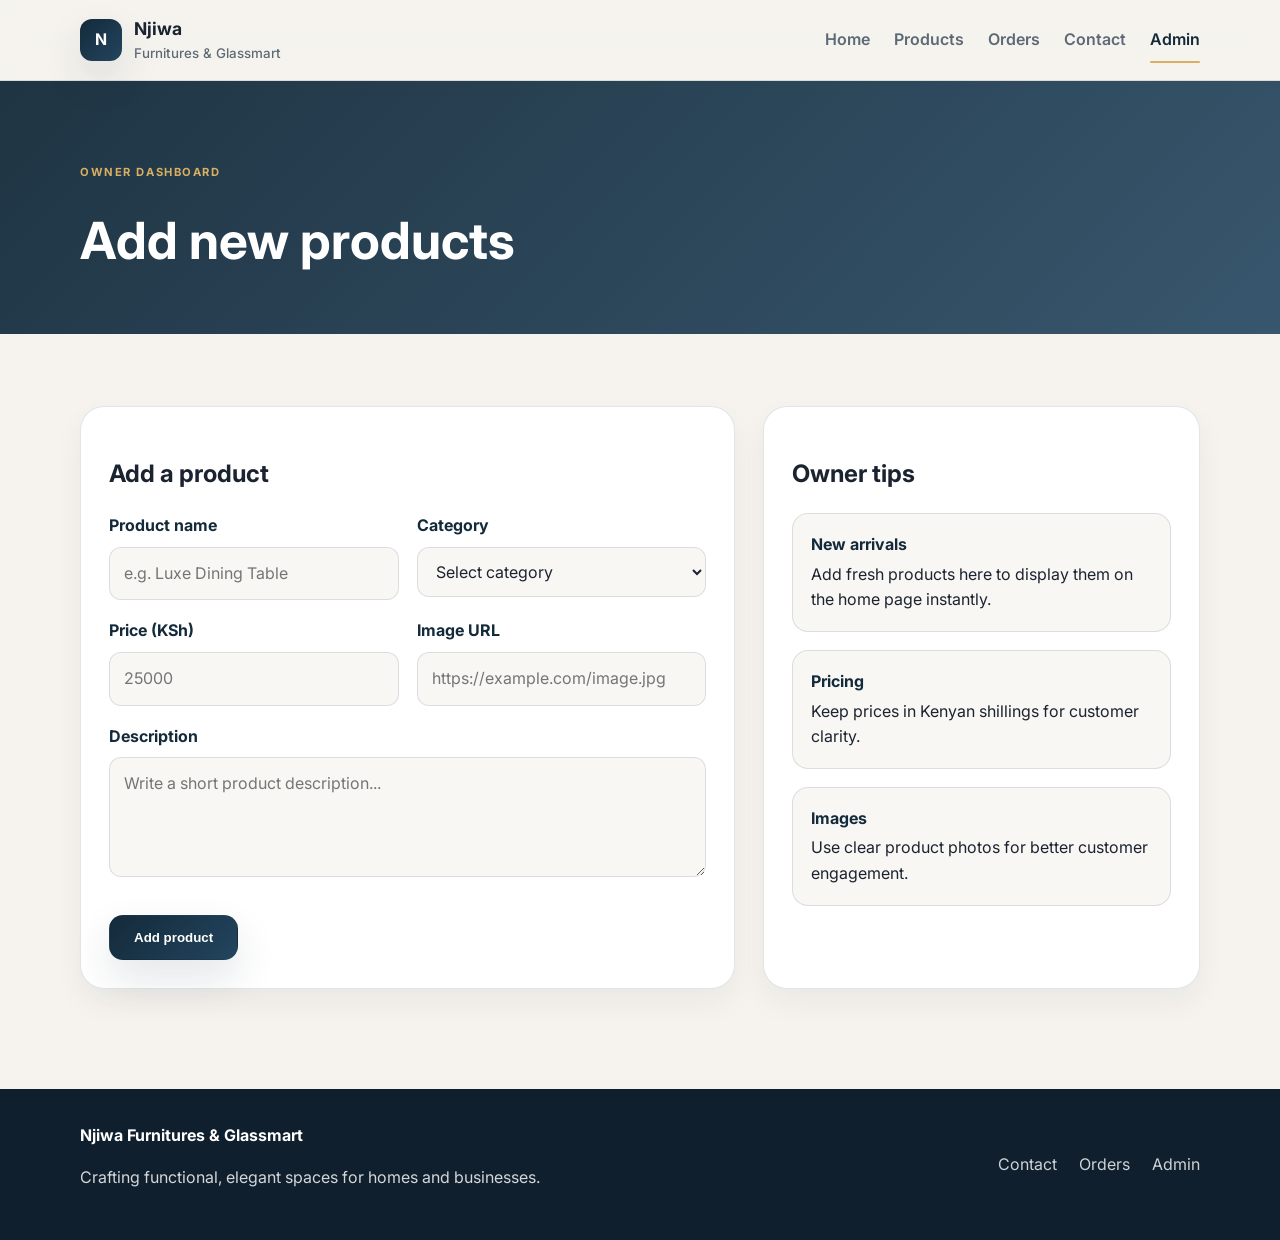
<file: admin.html>
<!DOCTYPE html>
<html lang="en">
  <head>
    <meta charset="UTF-8" />
    <meta name="viewport" content="width=device-width, initial-scale=1.0" />
    <title>Admin | Njiwa Furnitures & Glassmart</title>
    <link rel="preconnect" href="https://fonts.googleapis.com" />
    <link rel="preconnect" href="https://fonts.gstatic.com" crossorigin />
    <link
      href="https://fonts.googleapis.com/css2?family=Inter:wght@400;500;600;700;800&display=swap"
      rel="stylesheet"
    />
    <link rel="stylesheet" href="styles.css" />
    <script defer src="script.js"></script>
  </head>
  <body>
    <header class="site-header">
      <div class="container nav-wrap">
        <a href="index.html" class="brand">
          <span class="brand-mark">N</span>
          <div>
            <strong>Njiwa</strong>
            <small>Furnitures & Glassmart</small>
          </div>
        </a>

        <nav class="main-nav" aria-label="Main navigation">
          <a href="index.html">Home</a>
          <a href="index.html#products">Products</a>
          <a href="orders.html">Orders</a>
          <a href="contact.html">Contact</a>
          <a href="admin.html" class="active">Admin</a>
        </nav>
      </div>
    </header>

    <main>
      <section class="page-banner">
        <div class="container">
          <p class="eyebrow">Owner dashboard</p>
          <h1>Add new products</h1>
        </div>
      </section>

      <section class="page-content">
        <div class="container form-layout">
          <div class="card-panel">
            <h2>Add a product</h2>
            <form id="product-form" class="form-grid">
              <div class="form-field">
                <label for="product-name">Product name</label>
                <input id="product-name" name="name" type="text" placeholder="e.g. Luxe Dining Table" required />
              </div>

              <div class="form-field">
                <label for="product-category">Category</label>
                <select id="product-category" name="category" required>
                  <option value="">Select category</option>
                  <option value="Furniture">Furniture</option>
                  <option value="Glassmart">Glassmart</option>
                </select>
              </div>

              <div class="form-field">
                <label for="product-price">Price (KSh)</label>
                <input id="product-price" name="price" type="number" min="1" placeholder="25000" required />
              </div>

              <div class="form-field">
                <label for="product-image">Image URL</label>
                <input id="product-image" name="image" type="url" placeholder="https://example.com/image.jpg" />
              </div>

              <div class="form-field full">
                <label for="product-description">Description</label>
                <textarea id="product-description" name="description" placeholder="Write a short product description..." required></textarea>
              </div>

              <div class="form-actions full">
                <button class="btn btn-primary" type="submit">Add product</button>
              </div>
            </form>

            <div id="product-status" class="status-box" aria-live="polite"></div>
          </div>

          <aside class="card-panel">
            <h2>Owner tips</h2>
            <ul class="info-list">
              <li>
                <strong>New arrivals</strong>
                Add fresh products here to display them on the home page instantly.
              </li>
              <li>
                <strong>Pricing</strong>
                Keep prices in Kenyan shillings for customer clarity.
              </li>
              <li>
                <strong>Images</strong>
                Use clear product photos for better customer engagement.
              </li>
            </ul>
          </aside>
        </div>
      </section>
    </main>

    <footer class="site-footer">
      <div class="container footer-inner">
        <div>
          <strong>Njiwa Furnitures & Glassmart</strong>
          <p>Crafting functional, elegant spaces for homes and businesses.</p>
        </div>
        <div>
          <a href="contact.html">Contact</a>
          <a href="orders.html">Orders</a>
          <a href="admin.html">Admin</a>
        </div>
      </div>
    </footer>
  </body>
</html>
</file>
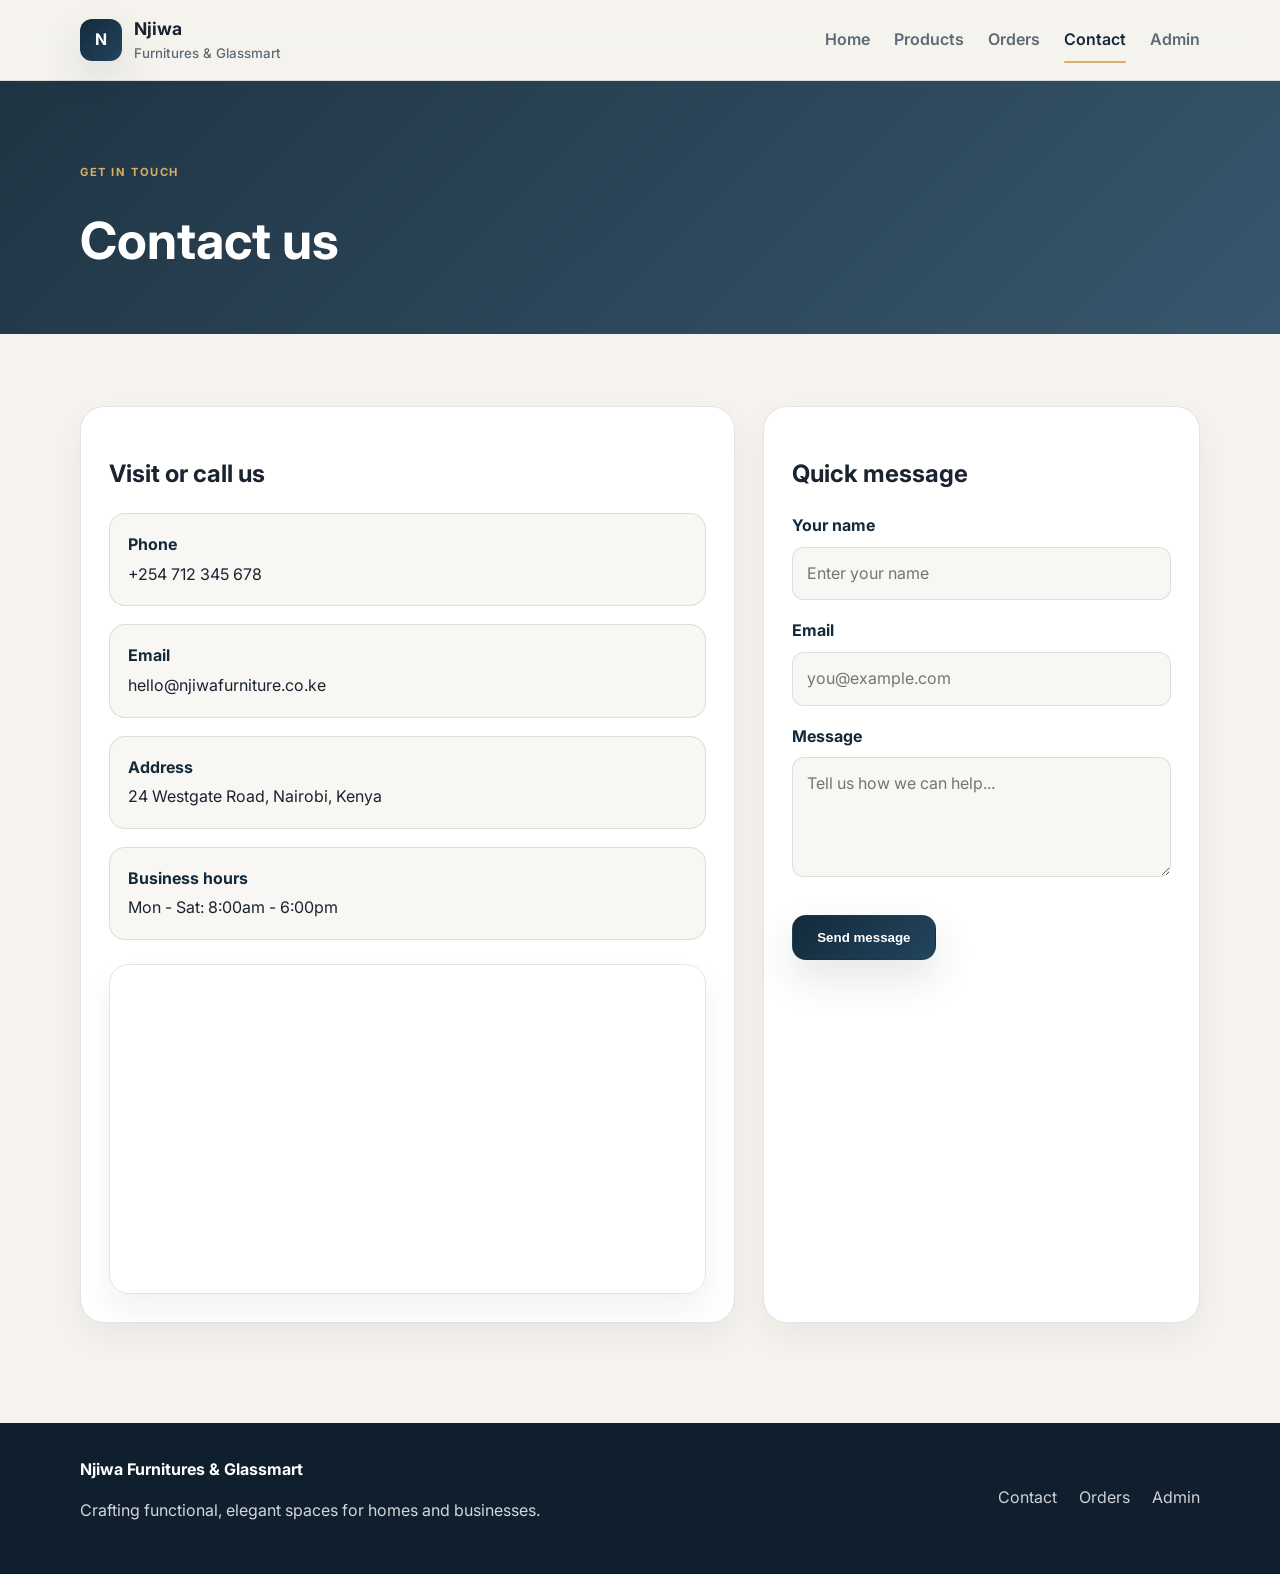
<file: contact.html>
<!DOCTYPE html>
<html lang="en">
  <head>
    <meta charset="UTF-8" />
    <meta name="viewport" content="width=device-width, initial-scale=1.0" />
    <title>Contact | Njiwa Furnitures & Glassmart</title>
    <link rel="preconnect" href="https://fonts.googleapis.com" />
    <link rel="preconnect" href="https://fonts.gstatic.com" crossorigin />
    <link
      href="https://fonts.googleapis.com/css2?family=Inter:wght@400;500;600;700;800&display=swap"
      rel="stylesheet"
    />
    <link rel="stylesheet" href="styles.css" />
    <script defer src="script.js"></script>
  </head>
  <body>
    <header class="site-header">
      <div class="container nav-wrap">
        <a href="index.html" class="brand">
          <span class="brand-mark">N</span>
          <div>
            <strong>Njiwa</strong>
            <small>Furnitures & Glassmart</small>
          </div>
        </a>

        <nav class="main-nav" aria-label="Main navigation">
          <a href="index.html">Home</a>
          <a href="index.html#products">Products</a>
          <a href="orders.html">Orders</a>
          <a href="contact.html" class="active">Contact</a>
          <a href="admin.html">Admin</a>
        </nav>
      </div>
    </header>

    <main>
      <section class="page-banner">
        <div class="container">
          <p class="eyebrow">Get in touch</p>
          <h1>Contact us</h1>
        </div>
      </section>

      <section class="page-content">
        <div class="container form-layout">
          <div class="card-panel">
            <h2>Visit or call us</h2>
            <ul class="info-list">
              <li>
                <strong>Phone</strong>
                +254 712 345 678
              </li>
              <li>
                <strong>Email</strong>
                hello@njiwafurniture.co.ke
              </li>
              <li>
                <strong>Address</strong>
                24 Westgate Road, Nairobi, Kenya
              </li>
              <li>
                <strong>Business hours</strong>
                Mon - Sat: 8:00am - 6:00pm
              </li>
            </ul>

            <div class="map-wrap">
              <iframe
                src="https://www.google.com/maps?q=Nairobi%20Kenya&z=12&output=embed"
                allowfullscreen
                loading="lazy"
                referrerpolicy="no-referrer-when-downgrade"
              ></iframe>
            </div>
          </div>

          <div class="card-panel">
            <h2>Quick message</h2>
            <form class="form-grid">
              <div class="form-field full">
                <label for="message-name">Your name</label>
                <input id="message-name" type="text" placeholder="Enter your name" />
              </div>

              <div class="form-field full">
                <label for="message-email">Email</label>
                <input id="message-email" type="email" placeholder="you@example.com" />
              </div>

              <div class="form-field full">
                <label for="message-body">Message</label>
                <textarea id="message-body" placeholder="Tell us how we can help..."></textarea>
              </div>

              <div class="form-actions full">
                <button type="button" class="btn btn-primary">Send message</button>
              </div>
            </form>
          </div>
        </div>
      </section>
    </main>

    <footer class="site-footer">
      <div class="container footer-inner">
        <div>
          <strong>Njiwa Furnitures & Glassmart</strong>
          <p>Crafting functional, elegant spaces for homes and businesses.</p>
        </div>
        <div>
          <a href="contact.html">Contact</a>
          <a href="orders.html">Orders</a>
          <a href="admin.html">Admin</a>
        </div>
      </div>
    </footer>
  </body>
</html>
</file>
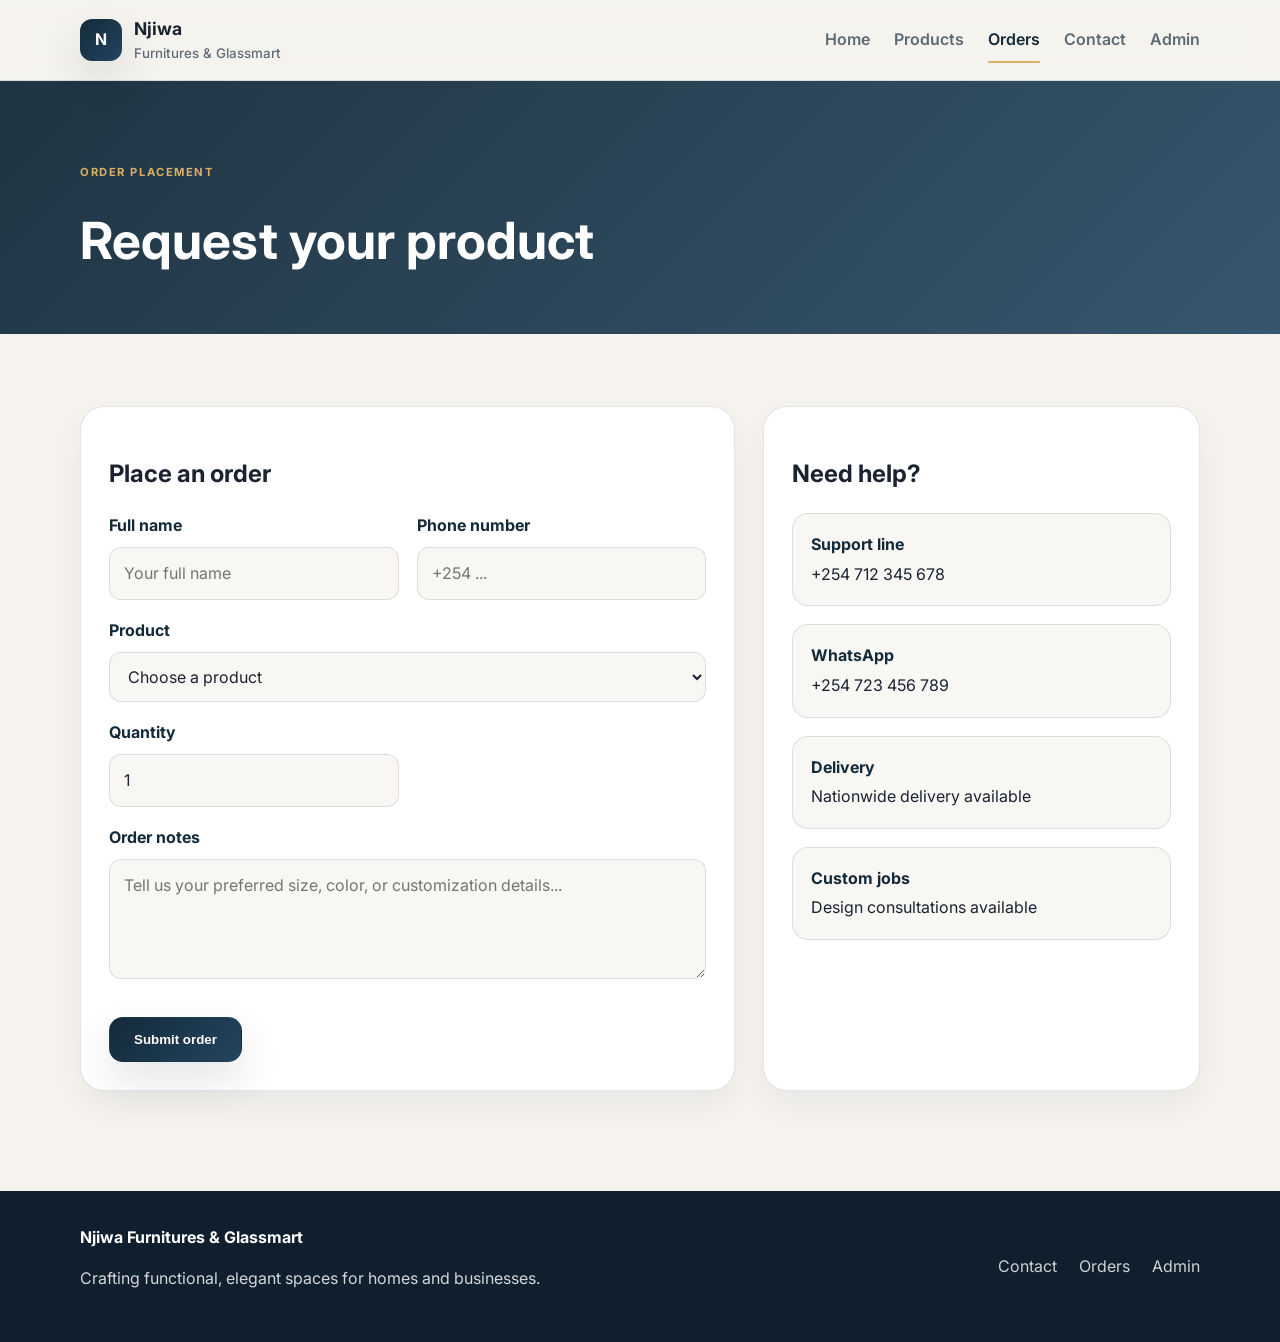
<file: orders.html>
<!DOCTYPE html>
<html lang="en">
  <head>
    <meta charset="UTF-8" />
    <meta name="viewport" content="width=device-width, initial-scale=1.0" />
    <title>Order Placement | Njiwa Furnitures & Glassmart</title>
    <link rel="preconnect" href="https://fonts.googleapis.com" />
    <link rel="preconnect" href="https://fonts.gstatic.com" crossorigin />
    <link
      href="https://fonts.googleapis.com/css2?family=Inter:wght@400;500;600;700;800&display=swap"
      rel="stylesheet"
    />
    <link rel="stylesheet" href="styles.css" />
    <script defer src="script.js"></script>
  </head>
  <body>
    <header class="site-header">
      <div class="container nav-wrap">
        <a href="index.html" class="brand">
          <span class="brand-mark">N</span>
          <div>
            <strong>Njiwa</strong>
            <small>Furnitures & Glassmart</small>
          </div>
        </a>

        <nav class="main-nav" aria-label="Main navigation">
          <a href="index.html">Home</a>
          <a href="index.html#products">Products</a>
          <a href="orders.html" class="active">Orders</a>
          <a href="contact.html">Contact</a>
          <a href="admin.html">Admin</a>
        </nav>
      </div>
    </header>

    <main>
      <section class="page-banner">
        <div class="container">
          <p class="eyebrow">Order placement</p>
          <h1>Request your product</h1>
        </div>
      </section>

      <section class="page-content">
        <div class="container form-layout">
          <div class="card-panel">
            <h2>Place an order</h2>
            <form id="order-form" class="form-grid">
              <div class="form-field">
                <label for="customer-name">Full name</label>
                <input id="customer-name" name="name" type="text" placeholder="Your full name" required />
              </div>

              <div class="form-field">
                <label for="customer-phone">Phone number</label>
                <input id="customer-phone" name="phone" type="tel" placeholder="+254 ..." required />
              </div>

              <div class="form-field full">
                <label for="order-product">Product</label>
                <select id="order-product" name="product" required>
                  <option value="">Choose a product</option>
                </select>
              </div>

              <div class="form-field">
                <label for="order-quantity">Quantity</label>
                <input id="order-quantity" name="quantity" type="number" min="1" value="1" required />
              </div>

              <div class="form-field full">
                <label for="order-notes">Order notes</label>
                <textarea id="order-notes" name="notes" placeholder="Tell us your preferred size, color, or customization details..."></textarea>
              </div>

              <div class="form-actions full">
                <button class="btn btn-primary" type="submit">Submit order</button>
              </div>
            </form>

            <div id="order-status" class="status-box" aria-live="polite"></div>
          </div>

          <aside class="card-panel">
            <h2>Need help?</h2>
            <ul class="info-list">
              <li>
                <strong>Support line</strong>
                +254 712 345 678
              </li>
              <li>
                <strong>WhatsApp</strong>
                +254 723 456 789
              </li>
              <li>
                <strong>Delivery</strong>
                Nationwide delivery available
              </li>
              <li>
                <strong>Custom jobs</strong>
                Design consultations available
              </li>
            </ul>
          </aside>
        </div>
      </section>
    </main>

    <footer class="site-footer">
      <div class="container footer-inner">
        <div>
          <strong>Njiwa Furnitures & Glassmart</strong>
          <p>Crafting functional, elegant spaces for homes and businesses.</p>
        </div>
        <div>
          <a href="contact.html">Contact</a>
          <a href="orders.html">Orders</a>
          <a href="admin.html">Admin</a>
        </div>
      </div>
    </footer>
  </body>
</html>
</file>
<file: styles.css>
* {
  box-sizing: border-box;
}

:root {
  --primary: #132a3a;
  --primary-soft: #23455f;
  --accent: #d8af63;
  --accent-soft: #f7e8c9;
  --bg: #f6f3ee;
  --white: #ffffff;
  --text: #1b2330;
  --muted: #5d6a76;
  --line: rgba(19, 42, 58, 0.12);
  --shadow: 0 18px 40px rgba(19, 42, 58, 0.12);
}

html {
  scroll-behavior: smooth;
}

body {
  margin: 0;
  font-family: "Inter", sans-serif;
  background: var(--bg);
  color: var(--text);
  line-height: 1.6;
}

a {
  text-decoration: none;
  color: inherit;
}

img {
  max-width: 100%;
  display: block;
}

.container {
  width: min(1120px, calc(100% - 32px));
  margin: 0 auto;
}

.section-pad {
  padding: 96px 0;
}

.site-header {
  position: sticky;
  top: 0;
  z-index: 20;
  background: rgba(246, 243, 238, 0.9);
  backdrop-filter: blur(14px);
  border-bottom: 1px solid var(--line);
}

.nav-wrap {
  display: flex;
  align-items: center;
  justify-content: space-between;
  min-height: 80px;
  gap: 24px;
}

.brand {
  display: inline-flex;
  align-items: center;
  gap: 12px;
  font-weight: 700;
}

.brand strong {
  display: block;
  font-size: 1.1rem;
}

.brand small {
  display: block;
  color: var(--muted);
  font-weight: 500;
}

.brand-mark {
  width: 42px;
  height: 42px;
  border-radius: 12px;
  background: linear-gradient(135deg, var(--primary), var(--primary-soft));
  color: var(--white);
  display: grid;
  place-items: center;
  box-shadow: var(--shadow);
}

.main-nav {
  display: flex;
  align-items: center;
  gap: 24px;
  color: var(--muted);
  font-weight: 600;
}

.main-nav a {
  position: relative;
  transition: color 0.2s ease;
}

.main-nav a:hover,
.main-nav a.active {
  color: var(--primary);
}

.main-nav a.active::after,
.main-nav a:hover::after {
  content: "";
  position: absolute;
  left: 0;
  bottom: -10px;
  width: 100%;
  height: 2px;
  background: var(--accent);
  border-radius: 99px;
}

.hero {
  padding: 72px 0 60px;
}

.hero-inner {
  display: grid;
  grid-template-columns: 1.1fr 0.9fr;
  align-items: center;
  gap: 42px;
}

.eyebrow {
  text-transform: uppercase;
  letter-spacing: 0.14em;
  font-weight: 700;
  font-size: 0.7rem;
  color: var(--accent);
  margin-bottom: 18px;
}

.hero-copy h1,
.section-heading h2,
.cta-band h3 {
  margin: 0 0 18px;
  line-height: 1.1;
  color: var(--primary);
}

.hero-copy h1 {
  font-size: clamp(2.5rem, 4vw, 4.4rem);
}

.hero-copy p {
  color: var(--muted);
  font-size: 1.06rem;
  max-width: 640px;
}

.cta-row {
  display: flex;
  flex-wrap: wrap;
  gap: 18px;
  margin-top: 28px;
}

.btn {
  display: inline-flex;
  align-items: center;
  justify-content: center;
  border-radius: 14px;
  padding: 14px 24px;
  font-weight: 700;
  transition: transform 0.2s ease, box-shadow 0.2s ease;
  border: 1px solid transparent;
}

.btn:hover {
  transform: translateY(-1px);
}

.btn-primary {
  background: linear-gradient(135deg, var(--primary), var(--primary-soft));
  color: var(--white);
  box-shadow: var(--shadow);
}

.btn-secondary {
  background: var(--white);
  color: var(--primary);
  border-color: var(--line);
}

.hero-points {
  display: flex;
  flex-wrap: wrap;
  gap: 16px 36px;
  list-style: none;
  padding: 0;
  margin: 26px 0 0;
  color: var(--primary);
  font-weight: 600;
}

.hero-points li::before {
  content: "✓";
  color: var(--accent);
  margin-right: 8px;
}

.hero-visual {
  position: relative;
  min-height: 480px;
}

.feature-card {
  position: absolute;
  right: 0;
  top: 16px;
  width: min(100%, 480px);
  overflow: hidden;
  border-radius: 26px;
  box-shadow: var(--shadow);
  border: 8px solid rgba(255, 255, 255, 0.8);
}

.feature-card img {
  width: 100%;
  height: 560px;
  object-fit: cover;
}

.card-1 {
  transform: rotate(3deg);
}

.mini-panel {
  position: absolute;
  left: 18px;
  bottom: 34px;
  background: rgba(255, 255, 255, 0.9);
  backdrop-filter: blur(8px);
  border-radius: 16px;
  padding: 18px 20px;
  box-shadow: var(--shadow);
  border: 1px solid var(--line);
}

.mini-panel span {
  display: block;
  color: var(--muted);
  font-size: 0.76rem;
  text-transform: uppercase;
  letter-spacing: 0.08em;
}

.mini-panel strong {
  font-size: 1.2rem;
  color: var(--primary);
}

.benefits {
  background: #fff;
}

.section-heading {
  margin-bottom: 32px;
}

.section-heading h2 {
  font-size: clamp(2rem, 3vw, 3rem);
  max-width: 700px;
}

.split {
  display: flex;
  align-items: end;
  justify-content: space-between;
  gap: 24px;
}

.text-link {
  color: var(--primary);
  font-weight: 700;
}

.benefit-grid,
.product-grid {
  display: grid;
  grid-template-columns: repeat(3, minmax(0, 1fr));
  gap: 26px;
}

.benefit-item {
  background: var(--white);
  border: 1px solid var(--line);
  border-radius: 24px;
  padding: 28px 24px;
  box-shadow: 0 10px 18px rgba(19, 42, 58, 0.04);
}

.icon {
  width: 52px;
  height: 52px;
  border-radius: 16px;
  background: var(--accent-soft);
  display: grid;
  place-items: center;
  margin-bottom: 18px;
  font-size: 1.5rem;
  color: var(--primary);
}

.benefit-item h3 {
  margin: 0 0 10px;
  color: var(--primary);
}

.benefit-item p {
  margin: 0;
  color: var(--muted);
}

.product-card {
  background: var(--white);
  border: 1px solid var(--line);
  border-radius: 24px;
  overflow: hidden;
  box-shadow: 0 14px 30px rgba(19, 42, 58, 0.06);
}

.product-card img {
  width: 100%;
  height: 240px;
  object-fit: cover;
}

.product-body {
  padding: 22px 20px 24px;
}

.product-topline {
  display: flex;
  align-items: center;
  justify-content: space-between;
  gap: 12px;
  margin-bottom: 10px;
}

.product-tag {
  background: var(--accent-soft);
  color: var(--primary);
  padding: 7px 10px;
  border-radius: 999px;
  font-size: 0.72rem;
  font-weight: 700;
  text-transform: uppercase;
  letter-spacing: 0.06em;
}

.product-price {
  font-weight: 800;
  color: var(--primary);
}

.product-card h3 {
  margin: 0 0 10px;
  color: var(--primary);
  font-size: 1.3rem;
}

.product-card p {
  margin: 0 0 18px;
  color: var(--muted);
}

.card-actions {
  display: flex;
  justify-content: space-between;
  align-items: center;
  gap: 10px;
}

.link-btn {
  color: var(--primary);
  font-weight: 700;
}

.cta-band {
  padding: 36px 0 100px;
}

.cta-band-inner {
  background: linear-gradient(135deg, var(--primary), var(--primary-soft));
  border-radius: 28px;
  padding: 40px 36px;
  color: var(--white);
  display: flex;
  align-items: center;
  justify-content: space-between;
  gap: 24px;
}

.cta-band .eyebrow,
.cta-band h3 {
  color: var(--white);
}

.site-footer {
  background: #0f1f2d;
  color: rgba(255, 255, 255, 0.82);
  padding: 34px 0;
}

.footer-inner {
  display: flex;
  align-items: center;
  justify-content: space-between;
  gap: 18px;
}

.footer-inner strong {
  color: var(--white);
}

.footer-inner a {
  margin-left: 18px;
  color: rgba(255, 255, 255, 0.8);
}

.page-banner {
  background: linear-gradient(135deg, rgba(19, 42, 58, 0.95), rgba(35, 69, 95, 0.9));
  color: var(--white);
  padding: 72px 0 52px;
}

.page-banner h1 {
  margin: 0;
  font-size: clamp(2.3rem, 4vw, 3.5rem);
}

.page-content {
  padding: 72px 0 100px;
}

.form-layout {
  display: grid;
  grid-template-columns: 1.2fr 0.8fr;
  gap: 28px;
}

.card-panel {
  background: var(--white);
  border: 1px solid var(--line);
  border-radius: 24px;
  box-shadow: 0 14px 30px rgba(19, 42, 58, 0.05);
  padding: 28px;
}

.form-grid {
  display: grid;
  grid-template-columns: repeat(2, minmax(0, 1fr));
  gap: 18px;
}

.form-field {
  display: flex;
  flex-direction: column;
  gap: 8px;
}

.form-field.full {
  grid-column: 1 / -1;
}

.form-field label {
  font-weight: 700;
  color: var(--primary);
}

.form-field input,
.form-field select,
.form-field textarea {
  width: 100%;
  border: 1px solid var(--line);
  background: #f8f7f4;
  border-radius: 12px;
  padding: 13px 14px;
  font: inherit;
  color: var(--text);
}

.form-field textarea {
  min-height: 120px;
  resize: vertical;
}

.form-actions {
  margin-top: 20px;
}

.info-list {
  list-style: none;
  padding: 0;
  margin: 0;
  display: grid;
  gap: 18px;
}

.info-list li {
  padding: 18px 18px;
  background: #f8f7f4;
  border-radius: 16px;
  border: 1px solid var(--line);
}

.info-list strong {
  display: block;
  margin-bottom: 4px;
  color: var(--primary);
}

.map-wrap {
  margin-top: 24px;
  overflow: hidden;
  border-radius: 20px;
  border: 1px solid var(--line);
  box-shadow: 0 16px 30px rgba(19, 42, 58, 0.06);
}

.map-wrap iframe {
  width: 100%;
  height: 320px;
  border: 0;
}

.status-box {
  margin-top: 20px;
  padding: 15px 16px;
  border-radius: 12px;
  background: rgba(216, 175, 99, 0.18);
  color: var(--primary);
  font-weight: 600;
  border: 1px solid rgba(216, 175, 99, 0.58);
  display: none;
}

.status-box.visible {
  display: block;
}

@media (max-width: 900px) {
  .hero-inner,
  .form-layout,
  .benefit-grid,
  .product-grid {
    grid-template-columns: 1fr;
  }

  .main-nav {
    display: none;
  }

  .hero-visual {
    min-height: 360px;
  }

  .feature-card img {
    height: 420px;
  }

  .cta-band-inner,
  .split,
  .footer-inner {
    flex-direction: column;
    align-items: flex-start;
  }
}

@media (max-width: 640px) {
  .form-grid {
    grid-template-columns: 1fr;
  }

  .hero {
    padding-top: 48px;
  }

  .section-pad {
    padding: 72px 0;
  }
}
</file>
